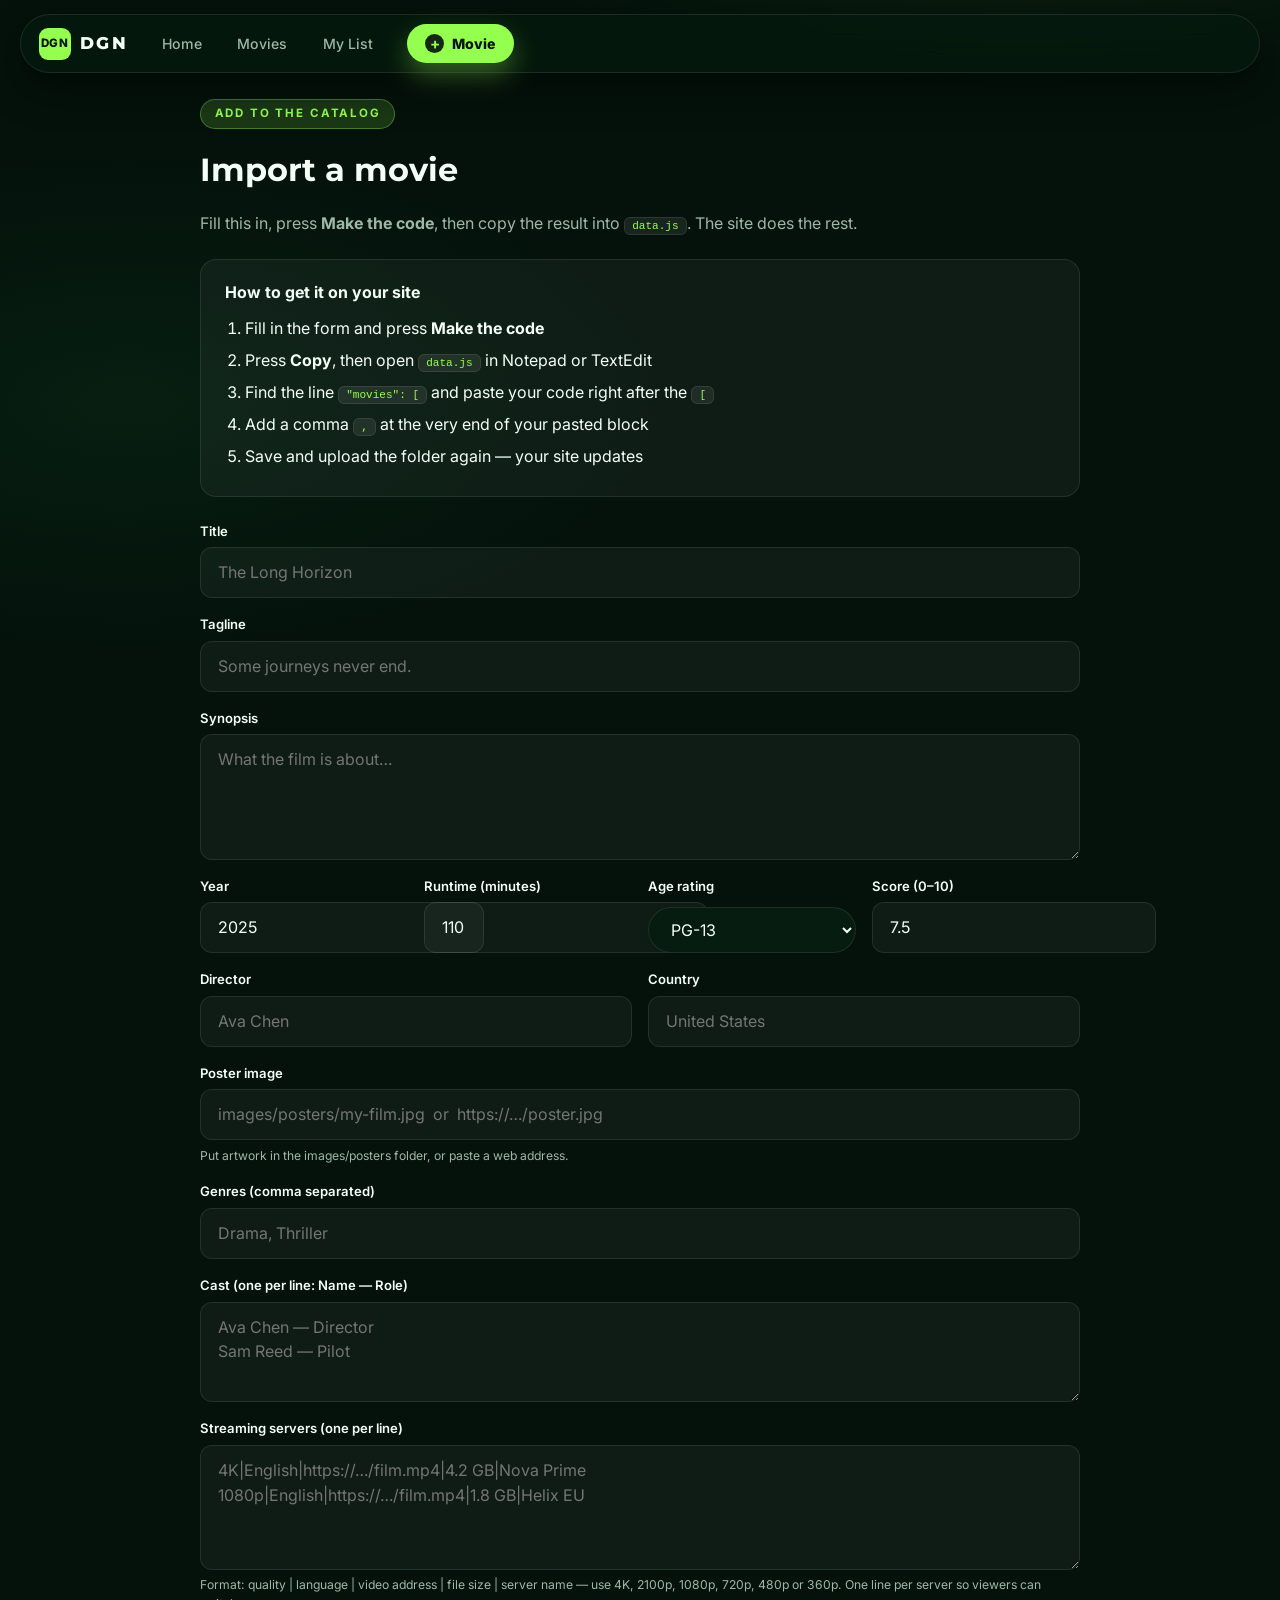
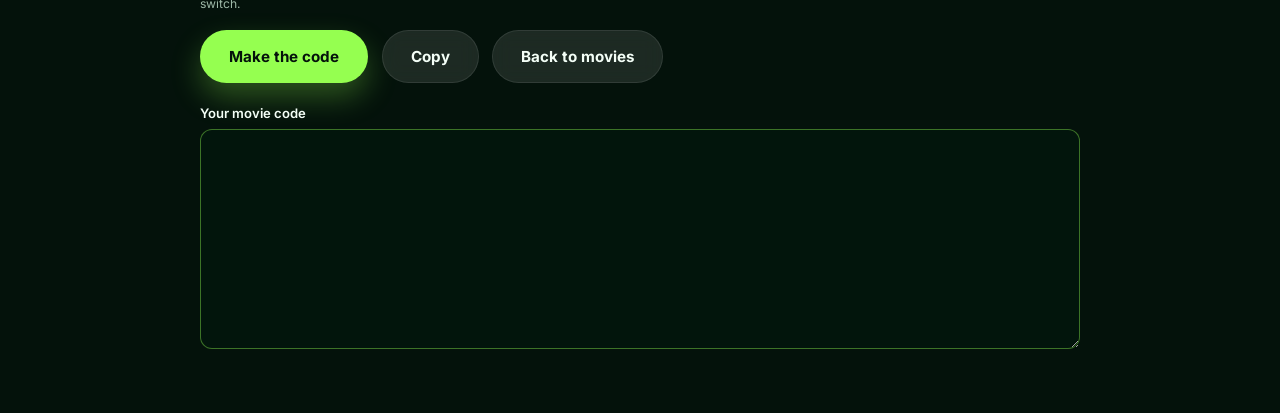
<file: import.html>
<!doctype html>
<html lang="en">
  <head>
    <meta charset="utf-8" />
    <meta name="viewport" content="width=device-width, initial-scale=1" />
    <title>Import a movie — DGN Movies</title>
    <meta name="theme-color" content="#95FF50" />
    <link
      href="https://fonts.googleapis.com/css2?family=Inter:wght@300;400;500;600;700;800&family=Montserrat:wght@500;600;700;800&display=swap"
      rel="stylesheet"
    />
    <link rel="stylesheet" href="styles.css" />
    <style>
      .tool {
        max-width: 880px;
        margin: 2.5rem auto 4rem;
      }
      .field {
        display: grid;
        gap: 0.4rem;
        margin-bottom: 1rem;
      }
      .field label {
        font-size: 0.82rem;
        font-weight: 600;
      }
      .field small {
        color: var(--muted);
        font-size: 0.76rem;
      }
      input,
      textarea {
        font: inherit;
        padding: 0.75rem 1.05rem;
        border: 1px solid var(--line);
        border-radius: 12px;
        background: var(--panel);
        color: var(--text);
        outline: none;
      }
      input:focus,
      textarea:focus {
        border-color: var(--accent);
        background: var(--panel-2);
      }
      .two {
        display: grid;
        grid-template-columns: repeat(auto-fit, minmax(180px, 1fr));
        gap: 1rem;
      }
      .row-btn {
        display: flex;
        gap: 0.85rem;
        flex-wrap: wrap;
      }
      .out {
        width: 100%;
        min-height: 220px;
        font-family: ui-monospace, Menlo, Consolas, monospace;
        font-size: 0.82rem;
        background: #02150c;
        color: var(--accent);
        border: 1px solid rgba(149, 255, 80, 0.4);
      }
      .steps {
        border: 1px solid var(--line);
        border-radius: 16px;
        background: var(--panel);
        padding: 1.25rem 1.5rem;
        margin: 1.5rem 0;
      }
      .steps ol {
        margin: 0.65rem 0 0;
        padding-left: 1.25rem;
      }
      .steps li {
        margin-bottom: 0.45rem;
      }
      code {
        background: var(--panel-2);
        border: 1px solid var(--line);
        border-radius: 6px;
        padding: 0.12rem 0.45rem;
        font-size: 0.85em;
        color: var(--accent);
      }
    </style>
  </head>
  <body>
    <div class="nav-shell">
      <nav class="nav">
        <a class="brand" href="index.html">
          <span class="brand-mark">DGN</span>
          <span class="brand-name">DGN</span>
        </a>
        <div class="nav-links">
          <a href="index.html">Home</a>
          <a href="index.html#/catalog">Movies</a>
          <a href="index.html#/watchlist">My List</a>
        </div>
        <a class="nav-cta" href="import.html"><span class="plus">+</span> Movie</a>
      </nav>
    </div>

    <main class="tool">
      <span class="tag-pill">Add to the catalog</span>
      <h2 style="font-size: 2rem; margin: 1rem 0 0.5rem">Import a movie</h2>
      <p class="muted">
        Fill this in, press <strong>Make the code</strong>, then copy the result into
        <code>data.js</code>. The site does the rest.
      </p>

      <div class="steps">
        <strong>How to get it on your site</strong>
        <ol>
          <li>Fill in the form and press <strong>Make the code</strong></li>
          <li>Press <strong>Copy</strong>, then open <code>data.js</code> in Notepad or TextEdit</li>
          <li>Find the line <code>"movies": [</code> and paste your code right after the <code>[</code></li>
          <li>Add a comma <code>,</code> at the very end of your pasted block</li>
          <li>Save and upload the folder again — your site updates</li>
        </ol>
      </div>

      <div class="field">
        <label for="title">Title</label>
        <input id="title" placeholder="The Long Horizon" />
      </div>

      <div class="field">
        <label for="tagline">Tagline</label>
        <input id="tagline" placeholder="Some journeys never end." />
      </div>

      <div class="field">
        <label for="synopsis">Synopsis</label>
        <textarea id="synopsis" rows="4" placeholder="What the film is about…"></textarea>
      </div>

      <div class="two">
        <div class="field">
          <label for="year">Year</label>
          <input id="year" type="number" value="2025" />
        </div>
        <div class="field">
          <label for="runtime">Runtime (minutes)</label>
          <input id="runtime" type="number" value="110" />
        </div>
        <div class="field">
          <label for="rating">Age rating</label>
          <select id="rating" style="width: 100%">
            <option>G</option>
            <option>PG</option>
            <option selected>PG-13</option>
            <option>R</option>
            <option>NR</option>
          </select>
        </div>
        <div class="field">
          <label for="score">Score (0–10)</label>
          <input id="score" type="number" step="0.1" value="7.5" />
        </div>
      </div>

      <div class="two">
        <div class="field">
          <label for="director">Director</label>
          <input id="director" placeholder="Ava Chen" />
        </div>
        <div class="field">
          <label for="country">Country</label>
          <input id="country" placeholder="United States" />
        </div>
      </div>

      <div class="field">
        <label for="poster">Poster image</label>
        <input id="poster" placeholder="images/posters/my-film.jpg  or  https://…/poster.jpg" />
        <small>Put artwork in the images/posters folder, or paste a web address.</small>
      </div>

      <div class="field">
        <label for="genres">Genres (comma separated)</label>
        <input id="genres" placeholder="Drama, Thriller" />
      </div>

      <div class="field">
        <label for="cast">Cast (one per line: Name — Role)</label>
        <textarea id="cast" rows="3" placeholder="Ava Chen — Director&#10;Sam Reed — Pilot"></textarea>
      </div>

      <div class="field">
        <label for="links">Streaming servers (one per line)</label>
        <textarea
          id="links"
          rows="4"
          placeholder="4K|English|https://…/film.mp4|4.2 GB|Nova Prime&#10;1080p|English|https://…/film.mp4|1.8 GB|Helix EU"
        ></textarea>
        <small>
          Format: quality | language | video address | file size | server name — use 4K, 2100p,
          1080p, 720p, 480p or 360p. One line per server so viewers can switch.
        </small>
      </div>

      <div class="row-btn">
        <button class="btn btn-accent" id="make">Make the code</button>
        <button class="btn btn-glass" id="copy">Copy</button>
        <a class="btn btn-glass" href="index.html#/catalog">Back to movies</a>
      </div>

      <div class="field" style="margin-top: 1.25rem">
        <label for="out">Your movie code</label>
        <textarea id="out" class="out" readonly></textarea>
      </div>
    </main>

    <script>
      function slugify(text) {
        return String(text)
          .toLowerCase()
          .replace(/[^a-z0-9]+/g, "-")
          .replace(/^-+|-+$/g, "")
          .slice(0, 60);
      }

      function build() {
        const value = (id) => document.getElementById(id).value.trim();
        const title = value("title") || "Untitled";
        const slug = slugify(title);
        const poster = value("poster") || "images/posters/fallback.svg";

        const cast = value("cast")
          .split("\n")
          .map((line) => line.trim())
          .filter(Boolean)
          .map((line) => {
            const parts = line.split(/\s+[—–-]\s+/);
            return { name: parts[0] || line, role: parts[1] || "" };
          });

        const links = value("links")
          .split("\n")
          .map((line) => line.trim())
          .filter(Boolean)
          .map((line) => {
            const p = line.split("|").map((x) => x.trim());
            return {
              quality: p[0] || "1080p",
              language: p[1] || "English",
              url: p[2] || "",
              fileSize: p[3] || "1.8 GB",
              server: {
                name: p[4] || "DGN Direct",
                code: slugify(p[4] || "dgn-direct"),
                region: "Global",
                status: "online",
                latencyMs: 25,
                accent: "#95ff50",
              },
            };
          });

        const movie = {
          id: Date.now(),
          slug: slug,
          title: title,
          tagline: value("tagline"),
          synopsis: value("synopsis"),
          year: Number(value("year")) || 2025,
          runtimeMinutes: Number(value("runtime")) || 100,
          contentRating: value("rating") || "PG-13",
          score: Number(value("score")) || 7.5,
          posterUrl: poster,
          backdropUrl: poster,
          director: value("director"),
          country: value("country"),
          featured: false,
          trending: false,
          genres: value("genres")
            .split(",")
            .map((g) => g.trim())
            .filter(Boolean),
          cast: cast,
          links: links,
        };

        document.getElementById("out").value = JSON.stringify(movie, null, 2) + ",";
      }

      document.getElementById("make").addEventListener("click", build);

      document.getElementById("copy").addEventListener("click", function () {
        const out = document.getElementById("out");
        if (!out.value.trim()) build();
        out.select();
        document.execCommand("copy");
        this.textContent = "Copied ✓";
        const button = this;
        setTimeout(function () {
          button.textContent = "Copy";
        }, 1800);
      });
    </script>
  </body>
</html>
</file>
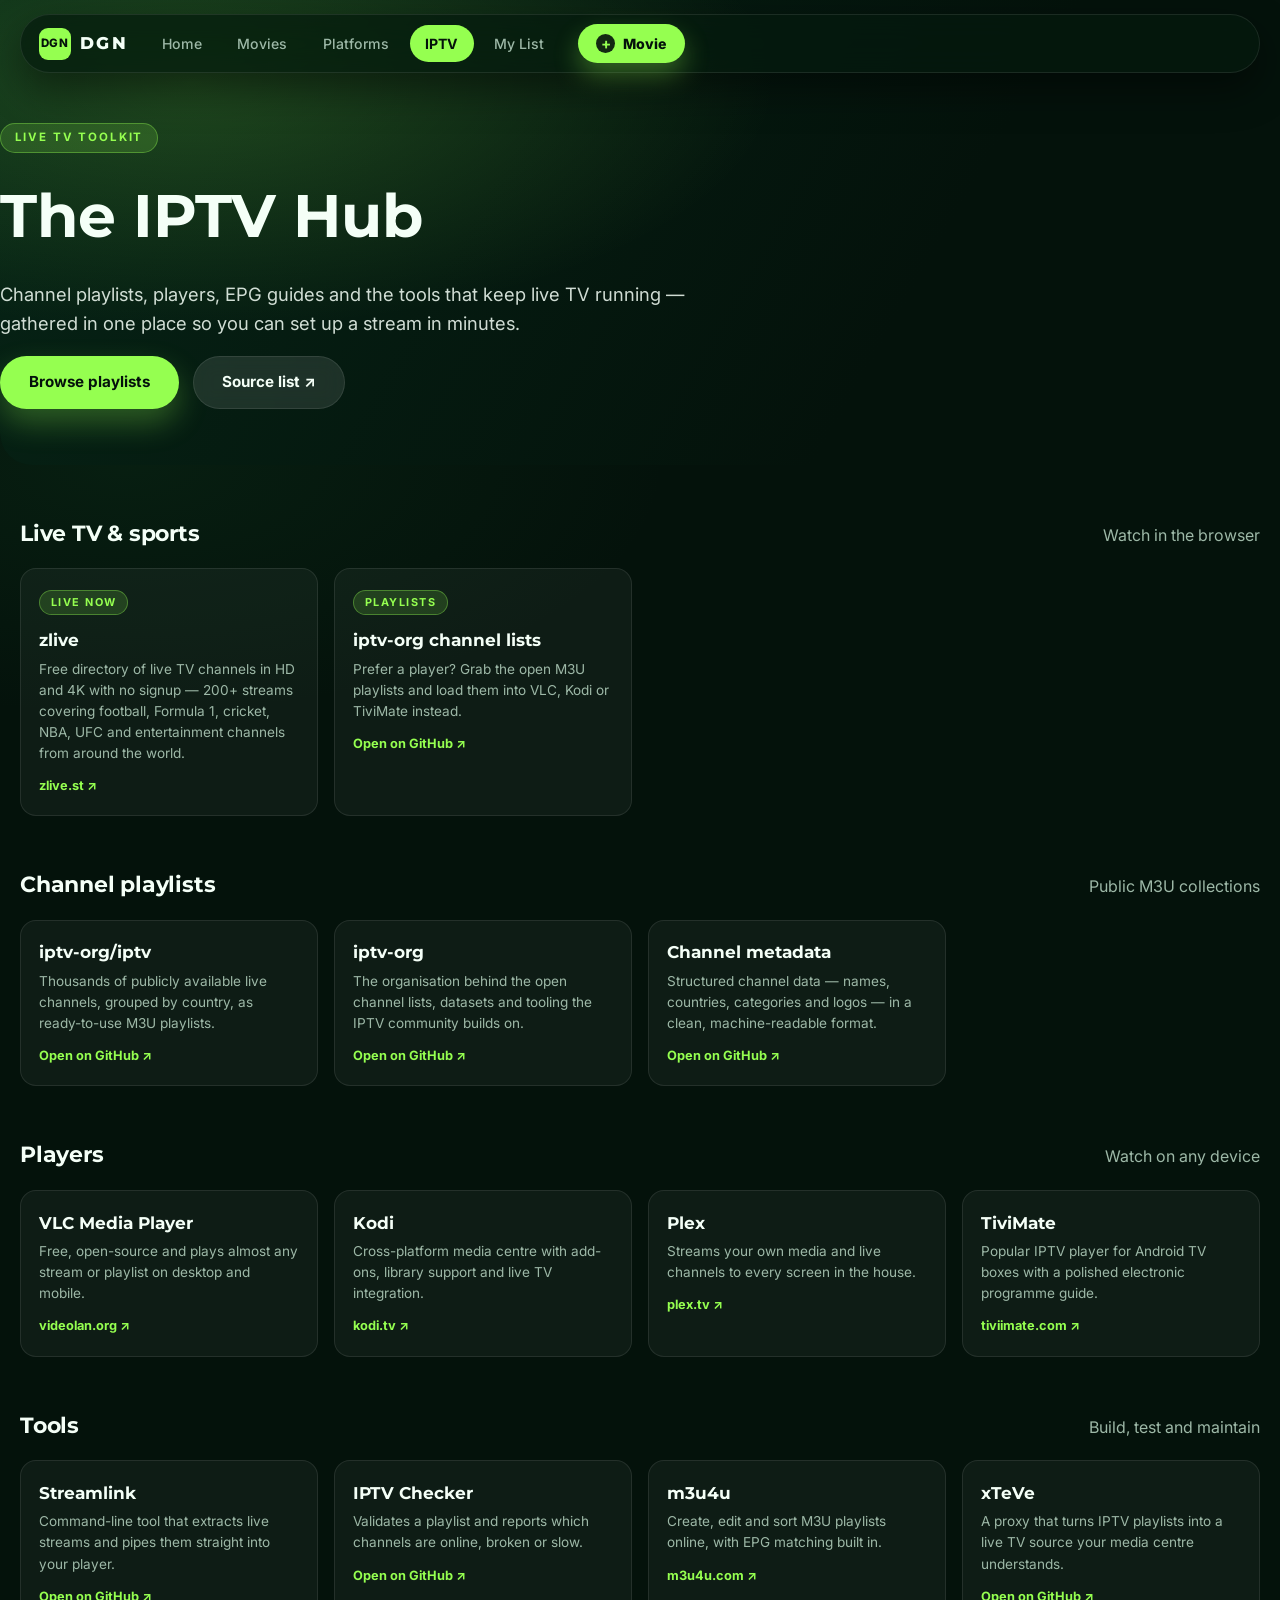
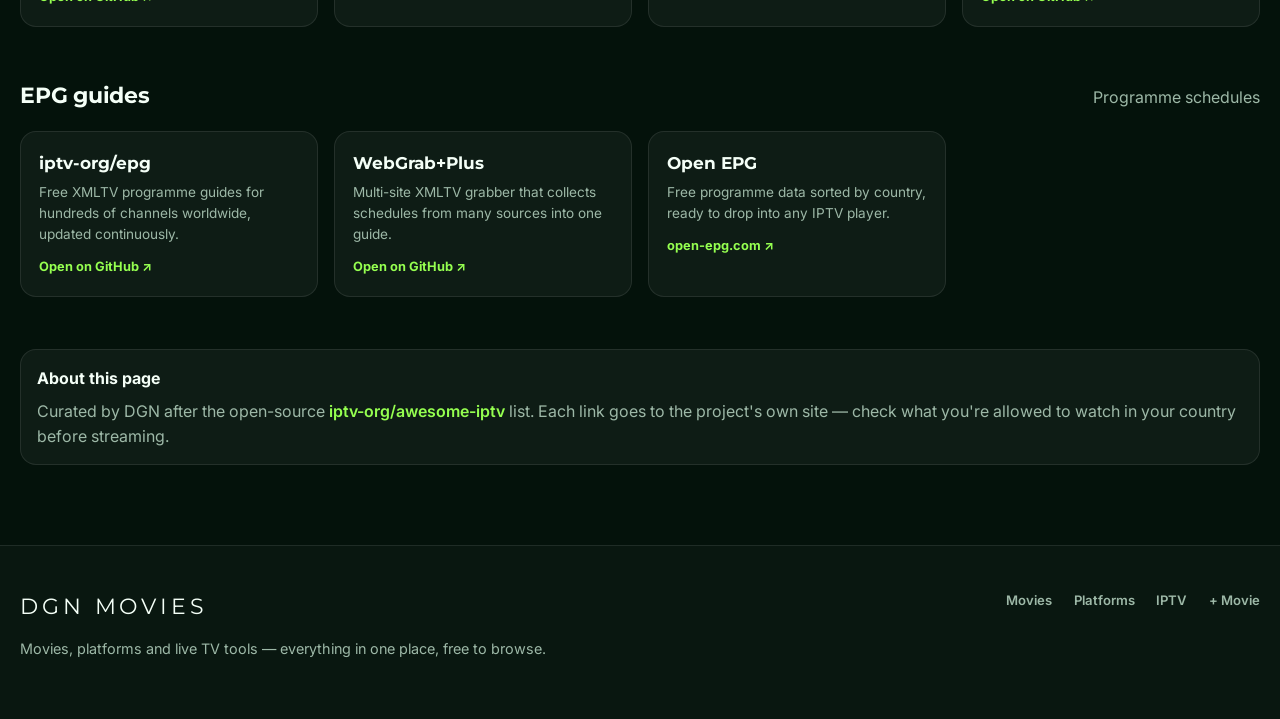
<file: iptv.html>
<!doctype html>
<html lang="en">
  <head>
    <meta charset="utf-8" />
    <meta name="viewport" content="width=device-width, initial-scale=1" />
    <title>IPTV Hub — DGN Movies</title>
    <meta name="theme-color" content="#95FF50" />
    <link
      href="https://fonts.googleapis.com/css2?family=Inter:wght@300;400;500;600;700;800&family=Montserrat:wght@500;600;700;800&display=swap"
      rel="stylesheet"
    />
    <link rel="stylesheet" href="styles.css" />
    <style>
      .hero-iptv {
        position: relative;
        margin: -72px calc(50% - 50vw) 0;
        padding: 8.5rem 0 3.5rem;
        overflow: hidden;
        border-radius: 0 0 32px 32px;
        background:
          radial-gradient(900px 380px at 15% 20%, rgba(149, 255, 80, 0.18), transparent 65%),
          linear-gradient(120deg, #062416 0%, #04120b 70%);
      }
      .cards {
        display: grid;
        grid-template-columns: repeat(auto-fill, minmax(260px, 1fr));
        gap: 1rem;
      }
      .link-card {
        border: 1px solid var(--line);
        border-radius: 16px;
        padding: 1.15rem;
        background: var(--panel);
        transition: all 0.2s ease;
        display: block;
      }
      .link-card:hover {
        border-color: rgba(149, 255, 80, 0.55);
        transform: translateY(-4px);
        background: var(--panel-2);
      }
      .link-card h3 {
        font-size: 1.05rem;
        margin-bottom: 0.35rem;
      }
      .link-card p {
        color: var(--muted);
        font-size: 0.85rem;
        margin: 0;
      }
      .link-card .go {
        display: inline-block;
        margin-top: 0.75rem;
        color: var(--accent);
        font-size: 0.8rem;
        font-weight: 700;
      }
      .tag {
        display: inline-block;
        padding: 0.2rem 0.65rem;
        border-radius: 999px;
        background: rgba(149, 255, 80, 0.15);
        border: 1px solid rgba(149, 255, 80, 0.35);
        color: var(--accent);
        font-size: 0.68rem;
        font-weight: 700;
        letter-spacing: 0.14em;
        text-transform: uppercase;
        margin-bottom: 0.75rem;
      }
    </style>
  </head>
  <body>
    <div class="nav-shell">
      <nav class="nav">
        <a class="brand" href="index.html">
          <span class="brand-mark">DGN</span>
          <span class="brand-name">DGN</span>
        </a>
        <div class="nav-links">
          <a href="index.html">Home</a>
          <a href="index.html#/catalog">Movies</a>
          <a href="index.html#/services">Platforms</a>
          <a href="iptv.html" class="on">IPTV</a>
          <a href="index.html#/watchlist">My List</a>
        </div>
        <a class="nav-cta" href="import.html"><span class="plus">+</span> Movie</a>
      </nav>
    </div>

    <main class="wrap">
      <section class="hero-iptv">
        <div style="position: relative; max-width: 720px">
          <span class="tag-pill">Live TV toolkit</span>
          <h1 style="font-size: clamp(2.4rem, 5.5vw, 3.75rem); margin: 1rem 0 0.75rem">
            The IPTV Hub
          </h1>
          <p class="tagline" style="color: rgba(244, 255, 247, 0.85); font-size: 1.15rem">
            Channel playlists, players, EPG guides and the tools that keep live TV running —
            gathered in one place so you can set up a stream in minutes.
          </p>
          <div class="btn-row">
            <a class="btn btn-accent" href="#playlists">Browse playlists</a>
            <a
              class="btn btn-glass"
              href="https://github.com/iptv-org/awesome-iptv"
              target="_blank"
              rel="noreferrer"
              >Source list ↗</a
            >
          </div>
        </div>
      </section>

      <section class="section" id="live">
        <div class="section-head">
          <h2>Live TV &amp; sports</h2>
          <span class="muted">Watch in the browser</span>
        </div>
        <div class="cards">
          <a class="link-card" href="https://zlive.st/" target="_blank" rel="noreferrer">
            <span class="tag">Live now</span>
            <h3>zlive</h3>
            <p>
              Free directory of live TV channels in HD and 4K with no signup — 200+ streams covering
              football, Formula 1, cricket, NBA, UFC and entertainment channels from around the
              world.
            </p>
            <span class="go">zlive.st ↗</span>
          </a>
          <a class="link-card" href="https://github.com/iptv-org/iptv" target="_blank" rel="noreferrer">
            <span class="tag">Playlists</span>
            <h3>iptv-org channel lists</h3>
            <p>
              Prefer a player? Grab the open M3U playlists and load them into VLC, Kodi or TiviMate
              instead.
            </p>
            <span class="go">Open on GitHub ↗</span>
          </a>
        </div>
      </section>

      <section class="section" id="playlists">
        <div class="section-head">
          <h2>Channel playlists</h2>
          <span class="muted">Public M3U collections</span>
        </div>
        <div class="cards">
          <a class="link-card" href="https://github.com/iptv-org/iptv" target="_blank" rel="noreferrer">
            <h3>iptv-org/iptv</h3>
            <p>Thousands of publicly available live channels, grouped by country, as ready-to-use M3U playlists.</p>
            <span class="go">Open on GitHub ↗</span>
          </a>
          <a class="link-card" href="https://github.com/iptv-org/iptv-org" target="_blank" rel="noreferrer">
            <h3>iptv-org</h3>
            <p>The organisation behind the open channel lists, datasets and tooling the IPTV community builds on.</p>
            <span class="go">Open on GitHub ↗</span>
          </a>
          <a class="link-card" href="https://github.com/iptv-org/channels" target="_blank" rel="noreferrer">
            <h3>Channel metadata</h3>
            <p>Structured channel data — names, countries, categories and logos — in a clean, machine-readable format.</p>
            <span class="go">Open on GitHub ↗</span>
          </a>
        </div>
      </section>

      <section class="section">
        <div class="section-head">
          <h2>Players</h2>
          <span class="muted">Watch on any device</span>
        </div>
        <div class="cards">
          <a class="link-card" href="https://www.videolan.org/vlc/" target="_blank" rel="noreferrer">
            <h3>VLC Media Player</h3>
            <p>Free, open-source and plays almost any stream or playlist on desktop and mobile.</p>
            <span class="go">videolan.org ↗</span>
          </a>
          <a class="link-card" href="https://kodi.tv/" target="_blank" rel="noreferrer">
            <h3>Kodi</h3>
            <p>Cross-platform media centre with add-ons, library support and live TV integration.</p>
            <span class="go">kodi.tv ↗</span>
          </a>
          <a class="link-card" href="https://www.plex.tv/" target="_blank" rel="noreferrer">
            <h3>Plex</h3>
            <p>Streams your own media and live channels to every screen in the house.</p>
            <span class="go">plex.tv ↗</span>
          </a>
          <a class="link-card" href="https://tiviimate.com/" target="_blank" rel="noreferrer">
            <h3>TiviMate</h3>
            <p>Popular IPTV player for Android TV boxes with a polished electronic programme guide.</p>
            <span class="go">tiviimate.com ↗</span>
          </a>
        </div>
      </section>

      <section class="section">
        <div class="section-head">
          <h2>Tools</h2>
          <span class="muted">Build, test and maintain</span>
        </div>
        <div class="cards">
          <a class="link-card" href="https://github.com/streamlink/streamlink" target="_blank" rel="noreferrer">
            <h3>Streamlink</h3>
            <p>Command-line tool that extracts live streams and pipes them straight into your player.</p>
            <span class="go">Open on GitHub ↗</span>
          </a>
          <a class="link-card" href="https://github.com/iptv-org/iptv-checker" target="_blank" rel="noreferrer">
            <h3>IPTV Checker</h3>
            <p>Validates a playlist and reports which channels are online, broken or slow.</p>
            <span class="go">Open on GitHub ↗</span>
          </a>
          <a class="link-card" href="https://m3u4u.com/" target="_blank" rel="noreferrer">
            <h3>m3u4u</h3>
            <p>Create, edit and sort M3U playlists online, with EPG matching built in.</p>
            <span class="go">m3u4u.com ↗</span>
          </a>
          <a class="link-card" href="https://github.com/xteve-project/x-teve" target="_blank" rel="noreferrer">
            <h3>xTeVe</h3>
            <p>A proxy that turns IPTV playlists into a live TV source your media centre understands.</p>
            <span class="go">Open on GitHub ↗</span>
          </a>
        </div>
      </section>

      <section class="section">
        <div class="section-head">
          <h2>EPG guides</h2>
          <span class="muted">Programme schedules</span>
        </div>
        <div class="cards">
          <a class="link-card" href="https://github.com/iptv-org/epg" target="_blank" rel="noreferrer">
            <h3>iptv-org/epg</h3>
            <p>Free XMLTV programme guides for hundreds of channels worldwide, updated continuously.</p>
            <span class="go">Open on GitHub ↗</span>
          </a>
          <a class="link-card" href="https://github.com/SilentButeo2/webgrabplus-siteini" target="_blank" rel="noreferrer">
            <h3>WebGrab+Plus</h3>
            <p>Multi-site XMLTV grabber that collects schedules from many sources into one guide.</p>
            <span class="go">Open on GitHub ↗</span>
          </a>
          <a class="link-card" href="https://open-epg.com/" target="_blank" rel="noreferrer">
            <h3>Open EPG</h3>
            <p>Free programme data sorted by country, ready to drop into any IPTV player.</p>
            <span class="go">open-epg.com ↗</span>
          </a>
        </div>
      </section>

      <section class="section" style="margin-bottom: 3rem">
        <div class="filter-bar" style="margin: 0">
          <div style="flex: 1; min-width: 240px">
            <strong>About this page</strong>
            <p class="muted" style="margin: 0.5rem 0 0">
              Curated by DGN after the open-source
              <a
                href="https://github.com/iptv-org/awesome-iptv"
                target="_blank"
                rel="noreferrer"
                style="color: var(--accent); font-weight: 600"
                >iptv-org/awesome-iptv</a
              >
              list. Each link goes to the project's own site — check what you're allowed to watch in
              your country before streaming.
            </p>
          </div>
        </div>
      </section>
    </main>

    <footer class="site-footer">
      <div class="wrap footer-inner">
        <div>
          <p class="footer-brand">DGN MOVIES</p>
          <p class="muted">
            Movies, platforms and live TV tools — everything in one place, free to browse.
          </p>
        </div>
        <div class="footer-links">
          <a href="index.html#/catalog">Movies</a>
          <a href="index.html#/services">Platforms</a>
          <a href="iptv.html">IPTV</a>
          <a href="import.html">+ Movie</a>
        </div>
      </div>
    </footer>
  </body>
</html>
</file>
<file: styles.css>
:root {
  --bg: #04120b;
  --bg-2: #071c11;
  --panel: rgba(255, 255, 255, 0.045);
  --panel-2: rgba(255, 255, 255, 0.08);
  --line: rgba(255, 255, 255, 0.09);
  --text: #f4fff7;
  --muted: #9db8a7;
  --accent: #95ff50;
  --accent-2: #6ee02f;
  --shadow: 0 18px 40px rgba(0, 0, 0, 0.55);
  --radius: 12px;
}

* {
  box-sizing: border-box;
}

html {
  scroll-behavior: smooth;
}

body {
  margin: 0;
  background:
    radial-gradient(1100px 480px at 80% -10%, rgba(149, 255, 80, 0.1), transparent 60%),
    radial-gradient(900px 420px at 10% 20%, rgba(30, 120, 60, 0.12), transparent 60%),
    var(--bg);
  color: var(--text);
  font-family: "Inter", system-ui, sans-serif;
  line-height: 1.55;
  -webkit-font-smoothing: antialiased;
}

a {
  color: inherit;
  text-decoration: none;
}

img {
  display: block;
}

.wrap {
  width: min(1320px, 100% - 2.5rem);
  margin-inline: auto;
}

.muted {
  color: var(--muted);
}

h1,
h2,
h3 {
  font-family: "Montserrat", "Inter", sans-serif;
  margin: 0;
}

/* ---------- floating glass nav ---------- */
.nav-shell {
  position: sticky;
  top: 14px;
  z-index: 60;
  padding: 0 1.25rem;
}

.nav {
  width: min(1320px, 100%);
  margin: 0 auto;
  display: flex;
  align-items: center;
  gap: 1.15rem;
  padding: 0.55rem 0.7rem 0.55rem 1.1rem;
  border-radius: 999px;
  border: 1px solid var(--line);
  background: rgba(6, 26, 15, 0.72);
  backdrop-filter: blur(20px) saturate(1.3);
  box-shadow: 0 16px 40px rgba(0, 0, 0, 0.45);
}

.brand {
  display: flex;
  align-items: center;
  gap: 0.6rem;
  font-weight: 800;
  letter-spacing: 0.14em;
}

.brand-mark {
  width: 32px;
  height: 32px;
  border-radius: 9px;
  display: grid;
  place-items: center;
  background: var(--accent);
  color: #04120b;
  font-size: 0.72rem;
  font-weight: 800;
  letter-spacing: 0.06em;
}

.brand-name {
  font-family: "Montserrat", sans-serif;
  font-size: 1.05rem;
}

.nav-links {
  display: flex;
  gap: 0.35rem;
}

.nav-links a {
  padding: 0.45rem 0.95rem;
  border-radius: 999px;
  font-size: 0.88rem;
  font-weight: 500;
  color: var(--muted);
  transition: all 0.18s ease;
}

.nav-links a:hover {
  color: var(--text);
  background: var(--panel-2);
}

.nav-links a.on {
  color: #04120b;
  background: var(--accent);
  font-weight: 700;
}

.search {
  margin-left: auto;
  display: flex;
  align-items: center;
  gap: 0.55rem;
  background: var(--panel);
  border: 1px solid var(--line);
  border-radius: 999px;
  padding: 0.42rem 0.95rem;
  min-width: 230px;
}

.search input {
  background: none;
  border: 0;
  outline: none;
  color: var(--text);
  font: inherit;
  width: 100%;
}

.search input::placeholder {
  color: rgba(157, 184, 167, 0.75);
}

.search svg {
  flex: none;
  opacity: 0.7;
}

.nav-cta {
  display: inline-flex;
  align-items: center;
  gap: 0.45rem;
  flex: none;
  padding: 0.55rem 1.15rem;
  border-radius: 999px;
  background: var(--accent);
  color: #04120b;
  font-weight: 800;
  font-size: 0.88rem;
  letter-spacing: 0.01em;
  box-shadow: 0 12px 26px rgba(149, 255, 80, 0.32);
  transition: all 0.18s ease;
}

.nav-cta:hover {
  background: var(--accent-2);
  transform: translateY(-2px);
}

.nav-cta .plus {
  display: grid;
  place-items: center;
  width: 19px;
  height: 19px;
  border-radius: 999px;
  background: rgba(4, 18, 11, 0.9);
  color: var(--accent);
  font-size: 0.95rem;
  line-height: 1;
  font-weight: 700;
}

/* ---------- hero carousel ---------- */
.hero {
  position: relative;
  margin: -72px calc(50% - 50vw) 0;
  min-height: 74vh;
  display: flex;
  align-items: flex-end;
  overflow: hidden;
  transition: opacity 0.5s ease;
}

.hero-slide {
  position: absolute;
  inset: 0;
  display: flex;
  align-items: flex-end;
  opacity: 0;
  visibility: hidden;
  transition: opacity 0.6s ease;
}

.hero-slide.on {
  opacity: 1;
  visibility: visible;
}

.hero-bg {
  position: absolute;
  inset: 0;
  width: 100%;
  height: 100%;
  object-fit: cover;
  opacity: 0.62;
  filter: saturate(1.15);
}

.hero-scrim {
  position: absolute;
  inset: 0;
  background:
    linear-gradient(90deg, var(--bg) 4%, rgba(4, 18, 11, 0.82) 38%, rgba(4, 18, 11, 0.25) 72%),
    linear-gradient(0deg, var(--bg) 3%, rgba(4, 18, 11, 0.1) 55%);
}

.hero-body {
  position: relative;
  width: min(1320px, 100% - 2.5rem);
  margin: 0 auto;
  padding: 8rem 0 5.5rem;
  max-width: min(1320px, 100% - 2.5rem);
}

.hero-body > div {
  max-width: 620px;
}

.tag-pill {
  display: inline-flex;
  align-items: center;
  gap: 0.5rem;
  padding: 0.32rem 0.85rem;
  border-radius: 999px;
  background: rgba(149, 255, 80, 0.16);
  border: 1px solid rgba(149, 255, 80, 0.35);
  color: var(--accent);
  font-size: 0.72rem;
  font-weight: 700;
  letter-spacing: 0.16em;
  text-transform: uppercase;
}

.hero h1 {
  font-size: clamp(2.6rem, 6vw, 4.5rem);
  line-height: 1;
  margin: 1.15rem 0 0.9rem;
  text-shadow: 0 12px 40px rgba(0, 0, 0, 0.6);
}

.hero .tagline {
  color: rgba(244, 255, 247, 0.88);
  font-size: 1.18rem;
  margin: 0 0 1.25rem;
}

.meta-row {
  display: flex;
  flex-wrap: wrap;
  align-items: center;
  gap: 0.55rem;
  margin-bottom: 1.75rem;
}

.meta-chip {
  padding: 0.3rem 0.8rem;
  border-radius: 8px;
  background: var(--panel-2);
  border: 1px solid var(--line);
  font-size: 0.78rem;
  font-weight: 600;
  letter-spacing: 0.05em;
  color: var(--text);
}

.meta-chip.q {
  background: var(--accent);
  color: #04120b;
  border-color: var(--accent);
}

.btn {
  display: inline-flex;
  align-items: center;
  gap: 0.55rem;
  border-radius: 999px;
  padding: 0.85rem 1.75rem;
  font-size: 0.95rem;
  font-weight: 700;
  cursor: pointer;
  border: 1px solid transparent;
  transition: all 0.18s ease;
  font-family: inherit;
}

.btn-accent {
  background: var(--accent);
  color: #04120b;
  box-shadow: 0 14px 30px rgba(149, 255, 80, 0.28);
}

.btn-accent:hover {
  background: var(--accent-2);
  transform: translateY(-2px);
}

.btn-glass {
  background: rgba(255, 255, 255, 0.1);
  border-color: var(--line);
  color: var(--text);
  backdrop-filter: blur(10px);
}

.btn-glass:hover {
  background: rgba(255, 255, 255, 0.18);
}

.btn-row {
  display: flex;
  gap: 0.85rem;
  flex-wrap: wrap;
}

.dots {
  position: absolute;
  right: max(1.25rem, calc(50vw - 660px));
  bottom: 3.5rem;
  display: flex;
  gap: 0.5rem;
  z-index: 5;
}

.dots button {
  width: 34px;
  height: 4px;
  border-radius: 999px;
  border: 0;
  background: rgba(255, 255, 255, 0.28);
  cursor: pointer;
  padding: 0;
}

.dots button.on {
  background: var(--accent);
}

/* ---------- sections & rows ---------- */
.section {
  margin-top: 3.25rem;
}

.section-head {
  display: flex;
  align-items: baseline;
  justify-content: space-between;
  gap: 1rem;
  margin-bottom: 1.15rem;
}

.section-head h2 {
  font-size: 1.35rem;
  letter-spacing: -0.01em;
}

.section-head .more {
  color: var(--accent);
  font-size: 0.85rem;
  font-weight: 600;
}

.row {
  display: flex;
  gap: 0.95rem;
  overflow-x: auto;
  padding: 0.55rem 0.25rem 1.25rem;
  scroll-snap-type: x proximity;
  scrollbar-width: none;
}

.row::-webkit-scrollbar {
  display: none;
}

.grid {
  display: grid;
  grid-template-columns: repeat(auto-fill, minmax(168px, 1fr));
  gap: 1.15rem;
}

/* ---------- poster card ---------- */
.card {
  position: relative;
  display: block;
  width: 176px;
  flex: none;
  scroll-snap-align: start;
  border-radius: var(--radius);
  overflow: hidden;
  background: var(--bg-2);
  border: 1px solid var(--line);
  transition: transform 0.28s ease, box-shadow 0.28s ease, border-color 0.28s ease;
}

.grid .card {
  width: 100%;
}

.card:hover {
  transform: translateY(-6px) scale(1.03);
  border-color: rgba(149, 255, 80, 0.55);
  box-shadow: 0 22px 44px rgba(0, 0, 0, 0.6);
  z-index: 2;
}

.card img {
  width: 100%;
  aspect-ratio: 2 / 3;
  object-fit: cover;
}

.card-hover {
  position: absolute;
  inset: 0;
  display: flex;
  flex-direction: column;
  justify-content: flex-end;
  padding: 0.85rem;
  gap: 0.45rem;
  background: linear-gradient(to top, rgba(4, 18, 11, 0.96) 22%, rgba(4, 18, 11, 0.15) 70%);
  opacity: 0;
  transition: opacity 0.28s ease;
}

.card:hover .card-hover {
  opacity: 1;
}

.play {
  width: 42px;
  height: 42px;
  border-radius: 999px;
  background: var(--accent);
  color: #04120b;
  display: grid;
  place-items: center;
  font-size: 0.95rem;
  margin-bottom: auto;
  margin-top: 0.2rem;
  box-shadow: 0 12px 26px rgba(149, 255, 80, 0.35);
}

.card-hover strong {
  font-family: "Montserrat", sans-serif;
  font-size: 0.92rem;
  line-height: 1.25;
}

.card-hover span {
  color: var(--muted);
  font-size: 0.75rem;
}

.badges {
  position: absolute;
  top: 0.6rem;
  left: 0.6rem;
  display: flex;
  gap: 0.35rem;
}

.badge {
  padding: 0.18rem 0.55rem;
  border-radius: 6px;
  font-size: 0.68rem;
  font-weight: 700;
  background: rgba(4, 18, 11, 0.82);
  border: 1px solid var(--line);
  color: var(--text);
  backdrop-filter: blur(6px);
}

.badge.lime {
  background: var(--accent);
  color: #04120b;
  border-color: var(--accent);
}

/* ---------- provider tiles ---------- */
.providers {
  display: flex;
  gap: 0.85rem;
  overflow-x: auto;
  padding: 0.35rem 0.25rem 1rem;
  scrollbar-width: none;
}

.providers::-webkit-scrollbar {
  display: none;
}

.provider {
  flex: none;
  width: 154px;
  padding: 0.95rem;
  border-radius: var(--radius);
  border: 1px solid var(--line);
  background: var(--panel);
  transition: all 0.2s ease;
}

.provider:hover {
  border-color: rgba(149, 255, 80, 0.5);
  background: var(--panel-2);
  transform: translateY(-4px);
}

.provider .dot {
  width: 34px;
  height: 34px;
  border-radius: 10px;
  display: grid;
  place-items: center;
  font-size: 0.72rem;
  font-weight: 800;
  color: #fff;
}

.provider strong {
  display: block;
  margin-top: 0.75rem;
  font-size: 0.86rem;
}

.provider span {
  color: var(--muted);
  font-size: 0.72rem;
}

/* ---------- filters ---------- */
.filter-bar {
  display: flex;
  flex-wrap: wrap;
  gap: 0.75rem;
  padding: 1rem;
  border-radius: 16px;
  border: 1px solid var(--line);
  background: var(--panel);
  margin: 1.25rem 0 1.75rem;
}

select {
  font: inherit;
  color: var(--text);
  background: var(--bg-2);
  border: 1px solid var(--line);
  border-radius: 999px;
  padding: 0.55rem 1.15rem;
  outline: none;
  cursor: pointer;
}

select:focus {
  border-color: var(--accent);
}

.chips {
  display: flex;
  flex-wrap: wrap;
  gap: 0.55rem;
}

.chip {
  border: 1px solid var(--line);
  background: var(--panel);
  color: var(--muted);
  border-radius: 999px;
  padding: 0.45rem 1.05rem;
  font-size: 0.82rem;
  font-weight: 600;
  cursor: pointer;
  transition: all 0.16s ease;
  font-family: inherit;
}

.chip:hover {
  border-color: rgba(149, 255, 80, 0.5);
  color: var(--text);
}

.chip.on {
  background: var(--accent);
  border-color: var(--accent);
  color: #04120b;
}

/* ---------- detail page ---------- */
.detail-hero {
  position: relative;
  margin: -72px calc(50% - 50vw) 0;
  padding: 9rem 0 3.25rem;
  overflow: hidden;
}

.detail-inner {
  position: relative;
  width: min(1320px, 100% - 2.5rem);
  margin: 0 auto;
  display: grid;
  grid-template-columns: 210px 1fr;
  gap: 2.15rem;
  align-items: end;
}

.detail-inner img.poster {
  width: 210px;
  border-radius: 14px;
  border: 1px solid var(--line);
  box-shadow: var(--shadow);
}

.detail-inner h1 {
  font-size: clamp(2.35rem, 5vw, 3.75rem);
  line-height: 1.02;
}

.detail-inner .tagline {
  color: rgba(244, 255, 247, 0.82);
  font-size: 1.12rem;
  margin: 0.75rem 0 1.15rem;
}

.columns {
  display: grid;
  grid-template-columns: minmax(0, 1fr) 310px;
  gap: 1.85rem;
  margin-top: 2.15rem;
}

.player {
  border: 1px solid var(--line);
  border-radius: 18px;
  overflow: hidden;
  background: var(--bg-2);
  box-shadow: var(--shadow);
}

.player video {
  width: 100%;
  aspect-ratio: 16 / 9;
  background: #000;
  display: block;
}

.player-body {
  padding: 1.15rem;
  border-top: 1px solid var(--line);
  background: var(--panel);
}

.server-grid {
  display: grid;
  grid-template-columns: repeat(auto-fill, minmax(215px, 1fr));
  gap: 0.75rem;
}

.server {
  border: 1px solid var(--line);
  background: var(--panel);
  border-radius: 12px;
  padding: 0.95rem;
  text-align: left;
  cursor: pointer;
  font: inherit;
  color: var(--text);
  transition: all 0.16s ease;
}

.server:hover {
  border-color: rgba(149, 255, 80, 0.5);
  transform: translateY(-2px);
}

.server.on {
  border-color: var(--accent);
  background: rgba(149, 255, 80, 0.12);
}

.server .top {
  display: flex;
  align-items: center;
  justify-content: space-between;
  gap: 0.5rem;
}

.server .name {
  display: flex;
  align-items: center;
  gap: 0.55rem;
  font-size: 0.92rem;
  font-weight: 600;
}

.dot-sm {
  width: 10px;
  height: 10px;
  border-radius: 999px;
}

.q {
  background: var(--accent);
  color: #04120b;
  border-radius: 6px;
  padding: 0.15rem 0.55rem;
  font-size: 0.72rem;
  font-weight: 800;
}

.server .sub {
  color: var(--muted);
  font-size: 0.78rem;
  margin-top: 0.4rem;
}

.panel {
  border: 1px solid var(--line);
  border-radius: 18px;
  padding: 1.35rem;
  background: var(--panel);
}

.panel h3 {
  color: var(--accent);
  text-transform: uppercase;
  letter-spacing: 0.18em;
  font-size: 0.7rem;
  margin-bottom: 0.95rem;
}

.panel ul {
  list-style: none;
  margin: 0;
  padding: 0;
  display: grid;
  gap: 0.85rem;
  font-size: 0.92rem;
}

.panel li span {
  display: block;
  color: var(--muted);
  font-size: 0.8rem;
}

.cast {
  list-style: none;
  padding: 0;
  margin: 1.15rem 0 0;
  display: grid;
  grid-template-columns: repeat(auto-fill, minmax(215px, 1fr));
  gap: 0.85rem;
}

.cast li {
  border: 1px solid var(--line);
  background: var(--panel);
  border-radius: 12px;
  padding: 0.95rem 1.15rem;
}

.cast li span {
  display: block;
  color: var(--muted);
  font-size: 0.82rem;
}

.synopsis {
  max-width: 62ch;
  color: rgba(244, 255, 247, 0.86);
  margin-top: 1.85rem;
  font-size: 1.05rem;
  line-height: 1.75;
}

.empty {
  color: var(--muted);
  padding: 3.5rem 0;
  font-size: 1.05rem;
}

/* provider hub */
.provider-hero {
  position: relative;
  margin: -72px calc(50% - 50vw) 0;
  padding: 8.5rem 0 3.5rem;
  overflow: hidden;
  border-radius: 0 0 32px 32px;
}

.provider-hero-bg {
  position: absolute;
  inset: 0;
  background: linear-gradient(
    115deg,
    var(--brand, #95ff50) -10%,
    rgba(4, 18, 11, 0.92) 48%,
    var(--bg) 100%
  );
}

.provider-hero-bg::after {
  content: "";
  position: absolute;
  inset: 0;
  background: radial-gradient(700px 320px at 12% 30%, rgba(255, 255, 255, 0.12), transparent 70%);
}

.provider-hero-body {
  position: relative;
  width: min(1320px, 100% - 2.5rem);
  margin: 0 auto;
  display: flex;
  gap: 1.85rem;
  align-items: center;
  flex-wrap: wrap;
}

.provider-logo {
  width: 116px;
  height: 116px;
  border-radius: 26px;
  display: grid;
  place-items: center;
  font-weight: 800;
  font-size: 1.85rem;
  color: #04120b;
  box-shadow: var(--shadow);
  flex: none;
}

.provider-hero h1 {
  font-size: clamp(2.25rem, 5vw, 3.5rem);
  margin: 0.65rem 0 0.35rem;
}

.provider-hero .tagline {
  color: rgba(244, 255, 247, 0.85);
  font-size: 1.12rem;
  margin: 0.35rem 0 1.5rem;
  max-width: 60ch;
}

/* ---------- footer ---------- */
.site-footer {
  margin-top: 5rem;
  border-top: 1px solid var(--line);
  background: rgba(255, 255, 255, 0.02);
}

.footer-inner {
  display: flex;
  justify-content: space-between;
  gap: 2rem;
  padding: 2.75rem 0;
  flex-wrap: wrap;
  color: var(--muted);
  font-size: 0.9rem;
}

.footer-brand {
  font-family: "Montserrat", sans-serif;
  letter-spacing: 0.18em;
  color: var(--text);
  font-size: 1.35rem;
  margin: 0 0 0.5rem;
}

.footer-links {
  display: flex;
  gap: 1.35rem;
  font-size: 0.82rem;
  font-weight: 600;
}

.footer-links a:hover {
  color: var(--accent);
}

@media (max-width: 900px) {
  .columns {
    grid-template-columns: 1fr;
  }

  .detail-inner {
    grid-template-columns: 1fr;
  }

  .detail-inner img.poster {
    display: none;
  }

  .nav {
    flex-wrap: wrap;
    border-radius: 22px;
  }

  .search {
    order: 3;
    width: 100%;
    margin-left: 0;
  }

  .hero {
    min-height: 66vh;
  }
}
</file>
